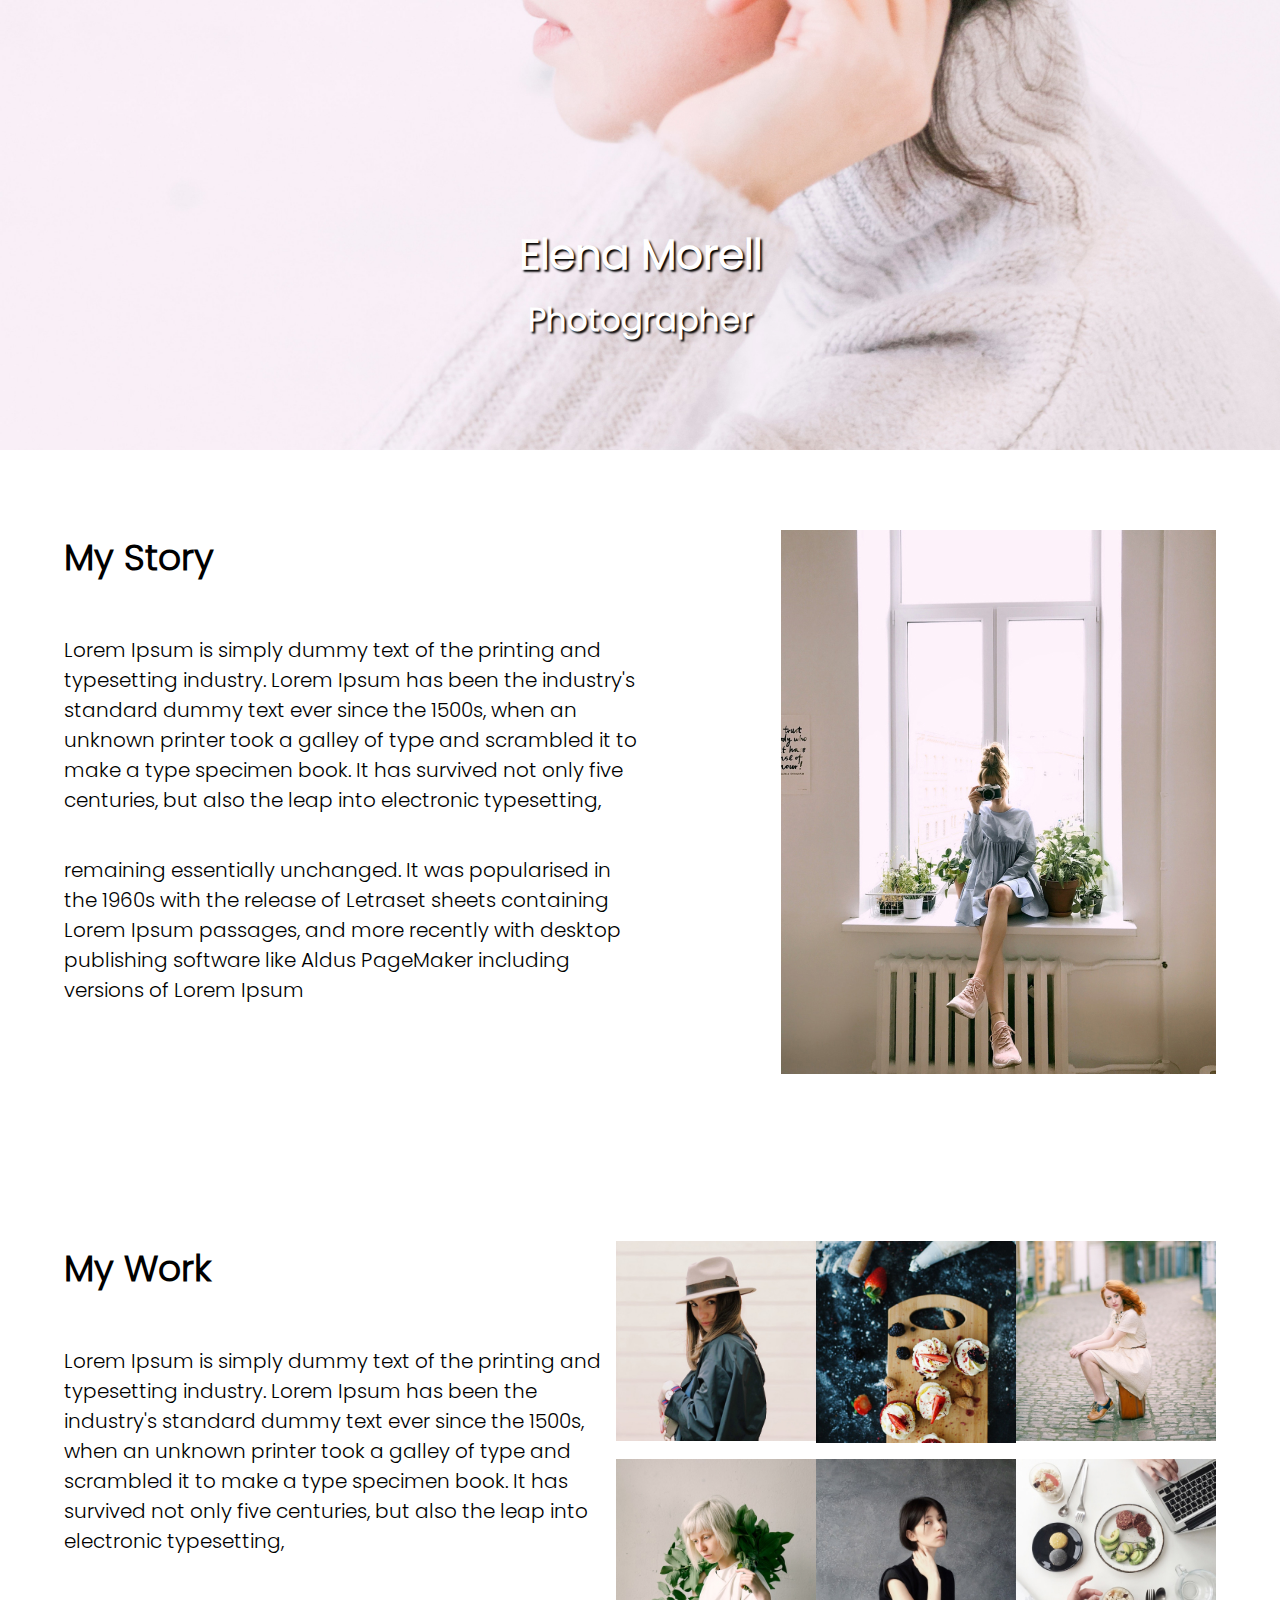
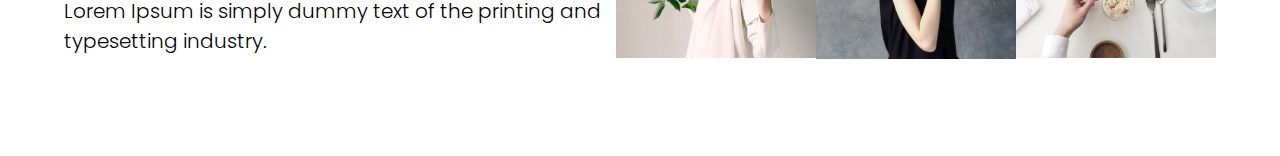
<file: barber.html>
<!DOCTYPE html>
<html lang="en">

<head>
    <meta charset="UTF-8" />
    <meta name="viewport" content="width=device-width, initial-scale=1.0" />
    <meta http-equiv="X-UA-Compatible" content="ie=edge" />
    <link rel="stylesheet" href="./style.css" />
    <title>Elena Morell</title>
</head>

<body>
    <main>
        <div class="banner">
            <img src="./img/photo-bg.jpg" alt="" />
            <div class="author">
                <h1>Elena Morell</h1>
                <h3>Photographer</h3>
            </div>
        </div>
        <div class="story">
            <div class="story-description">
                <h3>My Story</h3>
                <p>
                    Lorem Ipsum is simply dummy text of the printing and typesetting
                    industry. Lorem Ipsum has been the industry's standard dummy text
                    ever since the 1500s, when an unknown printer took a galley of type
                    and scrambled it to make a type specimen book. It has survived not
                    only five centuries, but also the leap into electronic typesetting,
                </p>
                <p>
                    remaining essentially unchanged. It was popularised in the 1960s
                    with the release of Letraset sheets containing Lorem Ipsum passages,
                    and more recently with desktop publishing software like Aldus
                    PageMaker including versions of Lorem Ipsum
                </p>
            </div>
            <div class="profile">
                <img src="./img/photo-profile.jpg" alt="profile" />
            </div>
        </div>
        <div class="my-work">
            <div class="work-description">
                <h3>My Work</h3>
                <p>
                    Lorem Ipsum is simply dummy text of the printing and typesetting
                    industry. Lorem Ipsum has been the industry's standard dummy text
                    ever since the 1500s, when an unknown printer took a galley of type
                    and scrambled it to make a type specimen book. It has survived not
                    only five centuries, but also the leap into electronic typesetting,
                </p>
                <p>
                    Lorem Ipsum is simply dummy text of the printing and typesetting
                    industry.
                </p>
            </div>
            <div class="work-gallery">
                <img src="./img/photo-gallery-1.jpg" alt="" />
                <img src="./img/photo-gallery-2.jpg" alt="" />
                <img src="./img/photo-gallery-3.jpg" alt="" />
                <img src="./img/photo-gallery-4.jpg" alt="" />
                <img src="./img/photo-gallery-5.jpg" alt="" />
                <img src="./img/photo-gallery-6.jpg" alt="" />
            </div>
        </div>
    </main>
</body>

</html>
</file>
<file: style.css>
*,
*::before,
*::after {
    margin: 0;
    padding: 0;
    box-sizing: border-box;
}

@font-face {
    font-family: GrsLight;
    src: url('fonts/Grandstander-Light.ttf')
}

@font-face {
    font-family: GrsMedium;
    src: url('fonts/Grandstander-Medium.ttf')
}

@font-face {
    font-family: GrsRegular;
    src: url('fonts/Grandstander-Regular.ttf')
}

@font-face {
    font-family: PopLight;
    src: url('fonts/Poppins-Light.ttf')
}

@font-face {
    font-family: PopMedium;
    src: url('fonts/Poppins-Medium.ttf')
}

@font-face {
    font-family: PopRegular;
    src: url('fonts/Poppins-Regular.ttf')
}


body {
    font-family: PopLight;
}

.portofolio {
    color: white;
    background: radial-gradient(rgba(43, 55, 96, 1),
            rgba(11, 16, 35, 1));
}

nav {
    min-height: 10vh;
    width: 90%;
    margin: auto;
    display: flex;
    justify-content: space-between;
    align-items: center;
    padding: 20px 0px;
}

.logo {
    font-size: 20px;
}

.page {
    min-height: 90vh;
    display: grid;
    grid-template-columns: 5% 1fr 1fr 1fr 5%;
}

.chef,
.hairstyle {
    /*position absolute udela, ze to je ted vlastne
    za tim prvnim obrazkem schovane co je active*/
    position: absolute;
    bottom: 0%;
    left: 0%;
    width: 100%;
    opacity: 0;
    pointer-events: none;
}

.hero {
    overflow: hidden;
    height: 500px;
    align-self: center;
    justify-self: center;
    display: flex;
}

.hero img {
    height: 500px;
    transition: transform 0.3s ease-out;
    cursor: pointer;
}

.hero a {
    display: flex;
}

.model-right {
    transform: translate(0%, 10%)
}

.model-left {
    transform: translate(0%, -10%)
}

.hero:hover .model-right {
    transform: translate(0%, 0%);
}

.hero:hover .model-left {
    transform: translate(0%, 0%)
}

.details {
    grid-column: 2/3;
    align-self: end;
}

.details h1 {
    font-size: 64px;
    font-family: PopRegular;
}

.details h2 {
    font-size: 42px;
    padding: 20px 0px;
}

.details p {
    font-size: 24px;
    padding: 20px 0px 50px 0px;
}

.pages {
    position: absolute;
    right: 5%;
    top: 50%;
    transform: translateY(-50%);
}

.pages>div {
    display: flex;
    align-items: center;
    justify-content: space-between;
}

.pages h3 {
    font-size: 24px;
    padding: 30px;
}

.pages svg {
    cursor: pointer;
    opacity: 0.5;
    transform: scale(2);
}

.pages svg:hover {
    animation: dot 0.5s ease-in-out infinite alternate;
}

.pages svg.active {
    opacity: 1;
}

@keyframes dot {
    0% {
        transform: scale(2);
    }

    100% {
        transform: scale(4);
    }
}


.hamburga svg {
    cursor: pointer;
    transform: scale(1);
}

.hamburga svg:hover {
    animation: bounce 1s;
}

@keyframes bounce {

    0%,
    20%,
    60%,
    100% {
        -webkit-transform: translateY(0);
        transform: translateY(0);
    }

    40% {
        -webkit-transform: translateY(-20px);
        transform: translateY(-20px);
    }

    80% {
        -webkit-transform: translateY(-10px);
        transform: translateY(-10px);
    }
}

.banner {
    height: 50vh;
    width: 100%;
    position: relative;

}

.banner img {
    height: 100%;
    width: 100%;
    object-fit: cover;
    object-position: top;
}

.author {
    position: absolute;
    top: 70%;
    left: 50%;
    transform: translate(-50%, -70%);
    color: white;
    text-shadow: 2px 2px 2px black;
    text-align: center;
}

.author h1 {
    font-size: 42px;
}

.author h3 {
    padding: 10px 0px;
    font-size: 32px;
}

.story,
.my-work {
    display: flex;
    justify-content: space-between;
    width: 90%;
    margin: auto;
    padding: 80px 0px;
}

.story-description,
.work-description {
    width: 50%;
}

.story-description h3,
.work-description h3 {
    font-size: 36px;
    padding-bottom: 30px;
}

.story-description p,
.work-description p {
    padding: 20px 0px;
    font-size: 20px;
}

.work-gallery {
    display: grid;
    grid-template-columns: repeat(3, 200px);
}

.work-gallery img {
    width: 100%;
}

@media (max-width:1024px) {
    .page {
        grid-template-columns: 5% 1fr 5%;
        grid-template-rows: 2fr 1fr;
        align-items: center;
    }

    .hero {
        grid-column: 2/3;
        height: auto;
    }

    .hero img {
        height: 500px;
    }

    .details {
        grid-row: 2/3;
        grid-column: 2/3;
        text-align: center;
    }

    .details h1 {
        font-size: 48px;

    }

    .details h2 {
        font-size: 38px;
    }

    .story,
    .my-work {
        flex-direction: column;
    }

    .story-description,
    .work-description {
        width: 100%;
    }

    .work-gallery {
        display: grid;
        grid-template-columns: repeat(auto-fit, minmax(250px, 1fr));

    }

    .profile {
        padding-top: 30px;
        text-align: center;
    }

}

@media (max-width: 768px) {

    .hero img {
        height: 400px;
    }

    .details h1 {
        font-size: 38px;
    }

    .details h2 {
        font-size: 28px;
    }

}

.nav-open {
    position: absolute;
    top: 0px;
    left: 0px;
    width: 100%;
    height: 50vh;
    background: white;
    z-index: 1;
    color: black;
    display: grid;
    grid-template-columns: 5% 1fr 1fr 5%;
    justify-items: center;
    align-items: center;
    text-align: center;
    transform: translateY(-100%);
}

.contact {
    grid-column: 2/3;
}

.nav-open h3 {
    font-size: 28px;
    padding-bottom: 40px;
}

.nav-open p {
    font-size: 18px;
}

.social-links img {
    padding: 0px 20px;
}

.logo,
.menu {
    z-index: 2;
}
</file>
